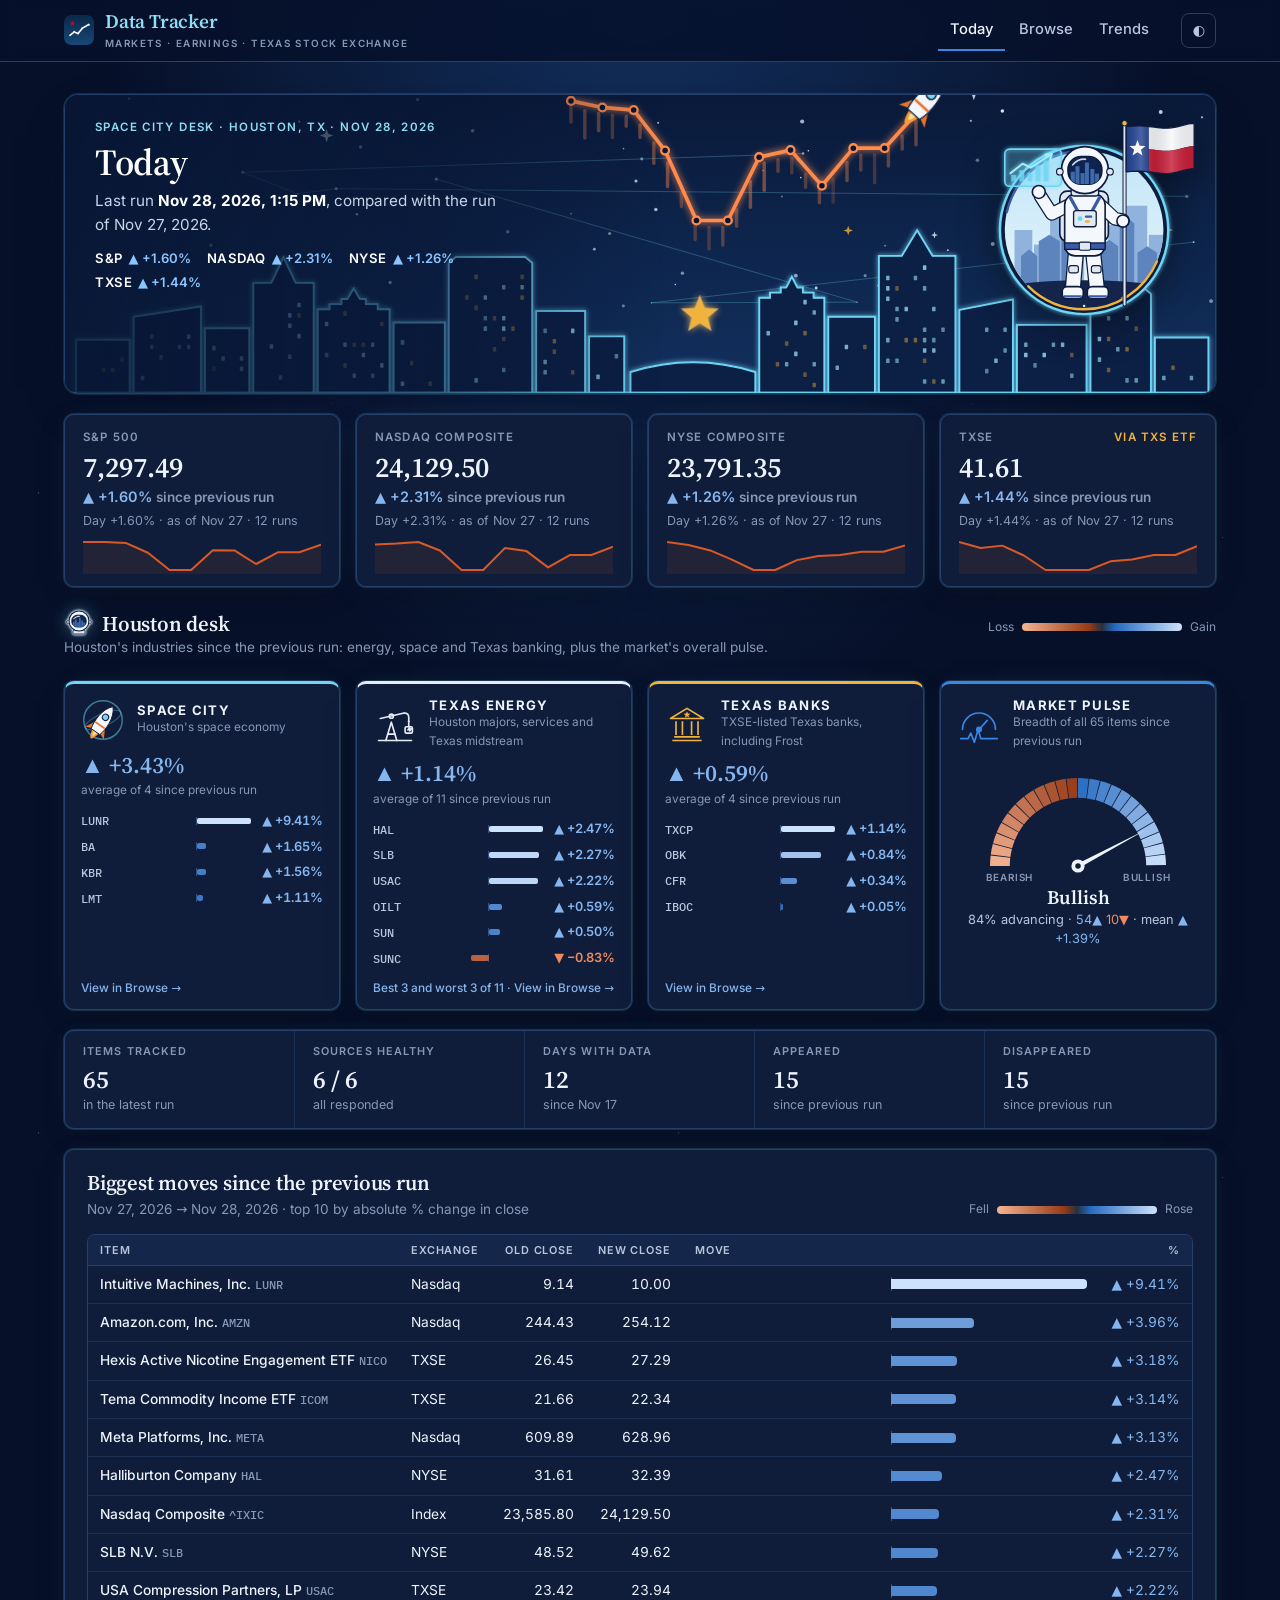
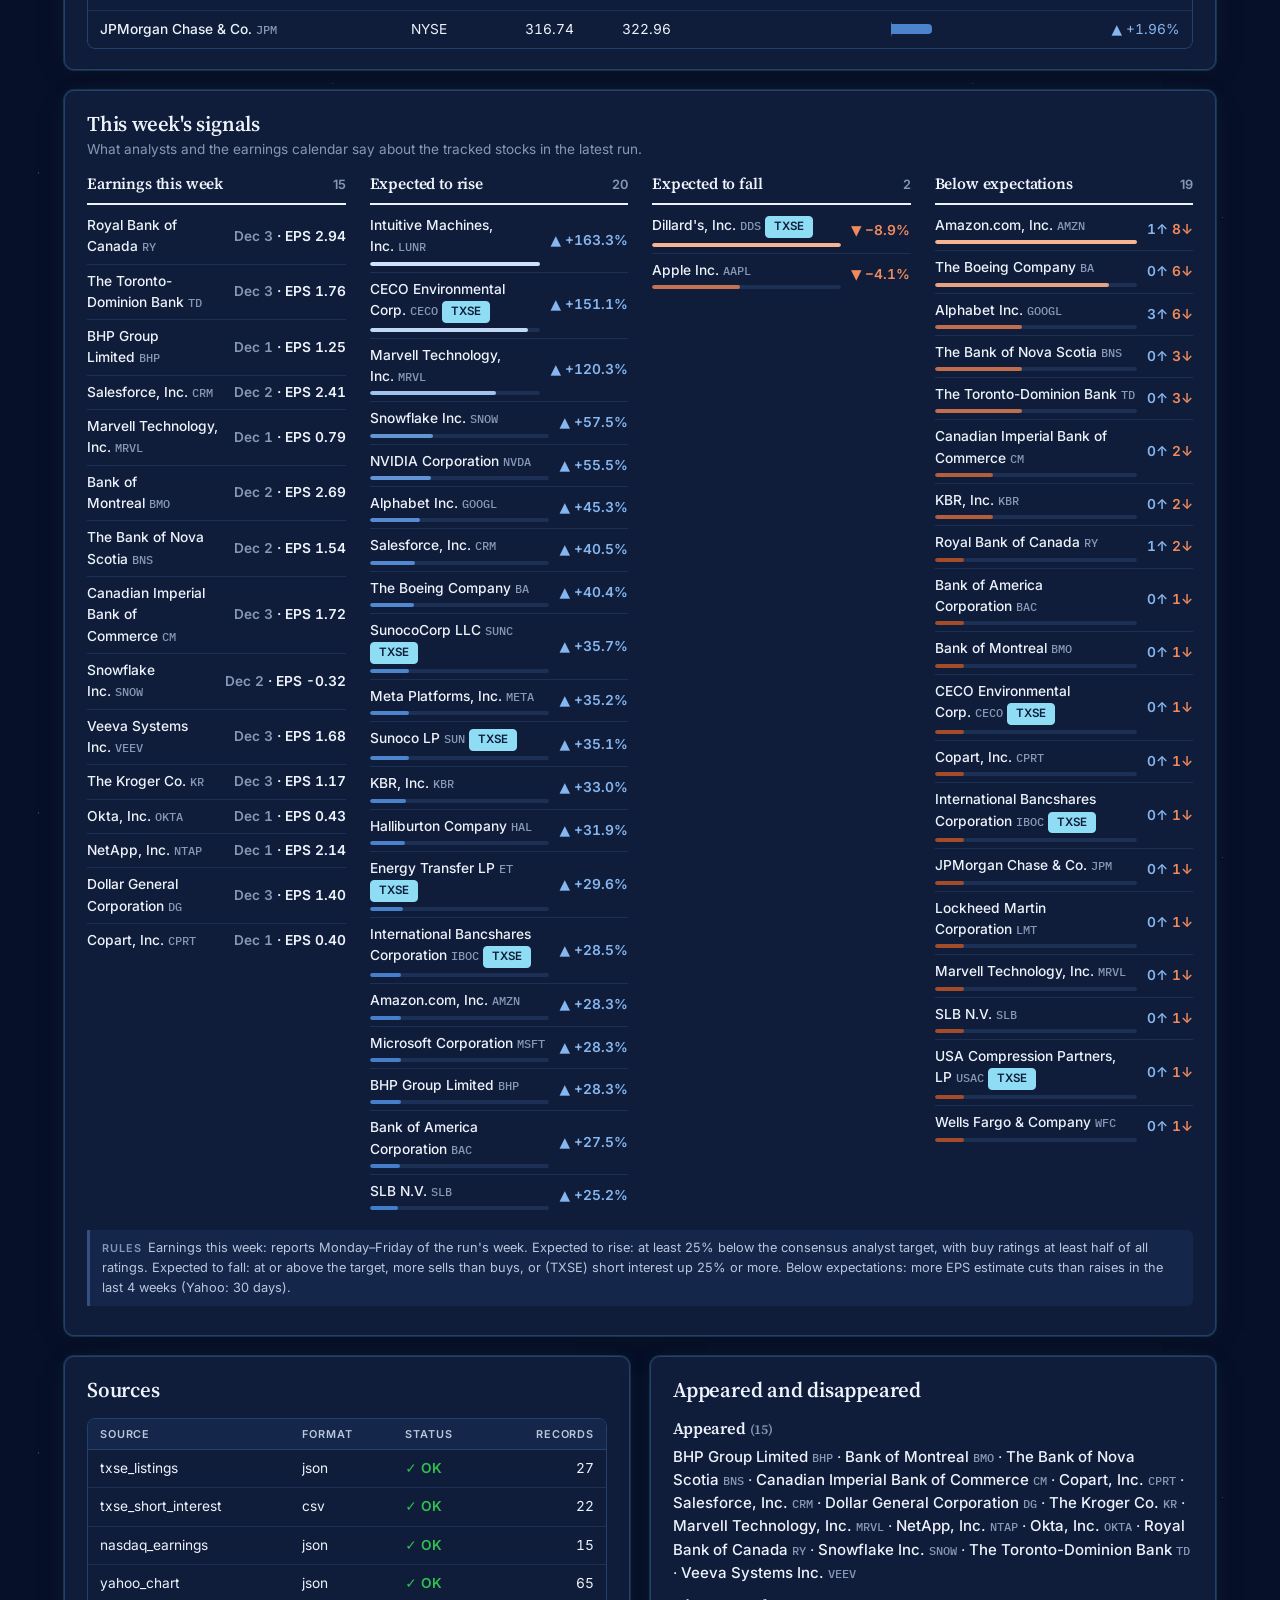
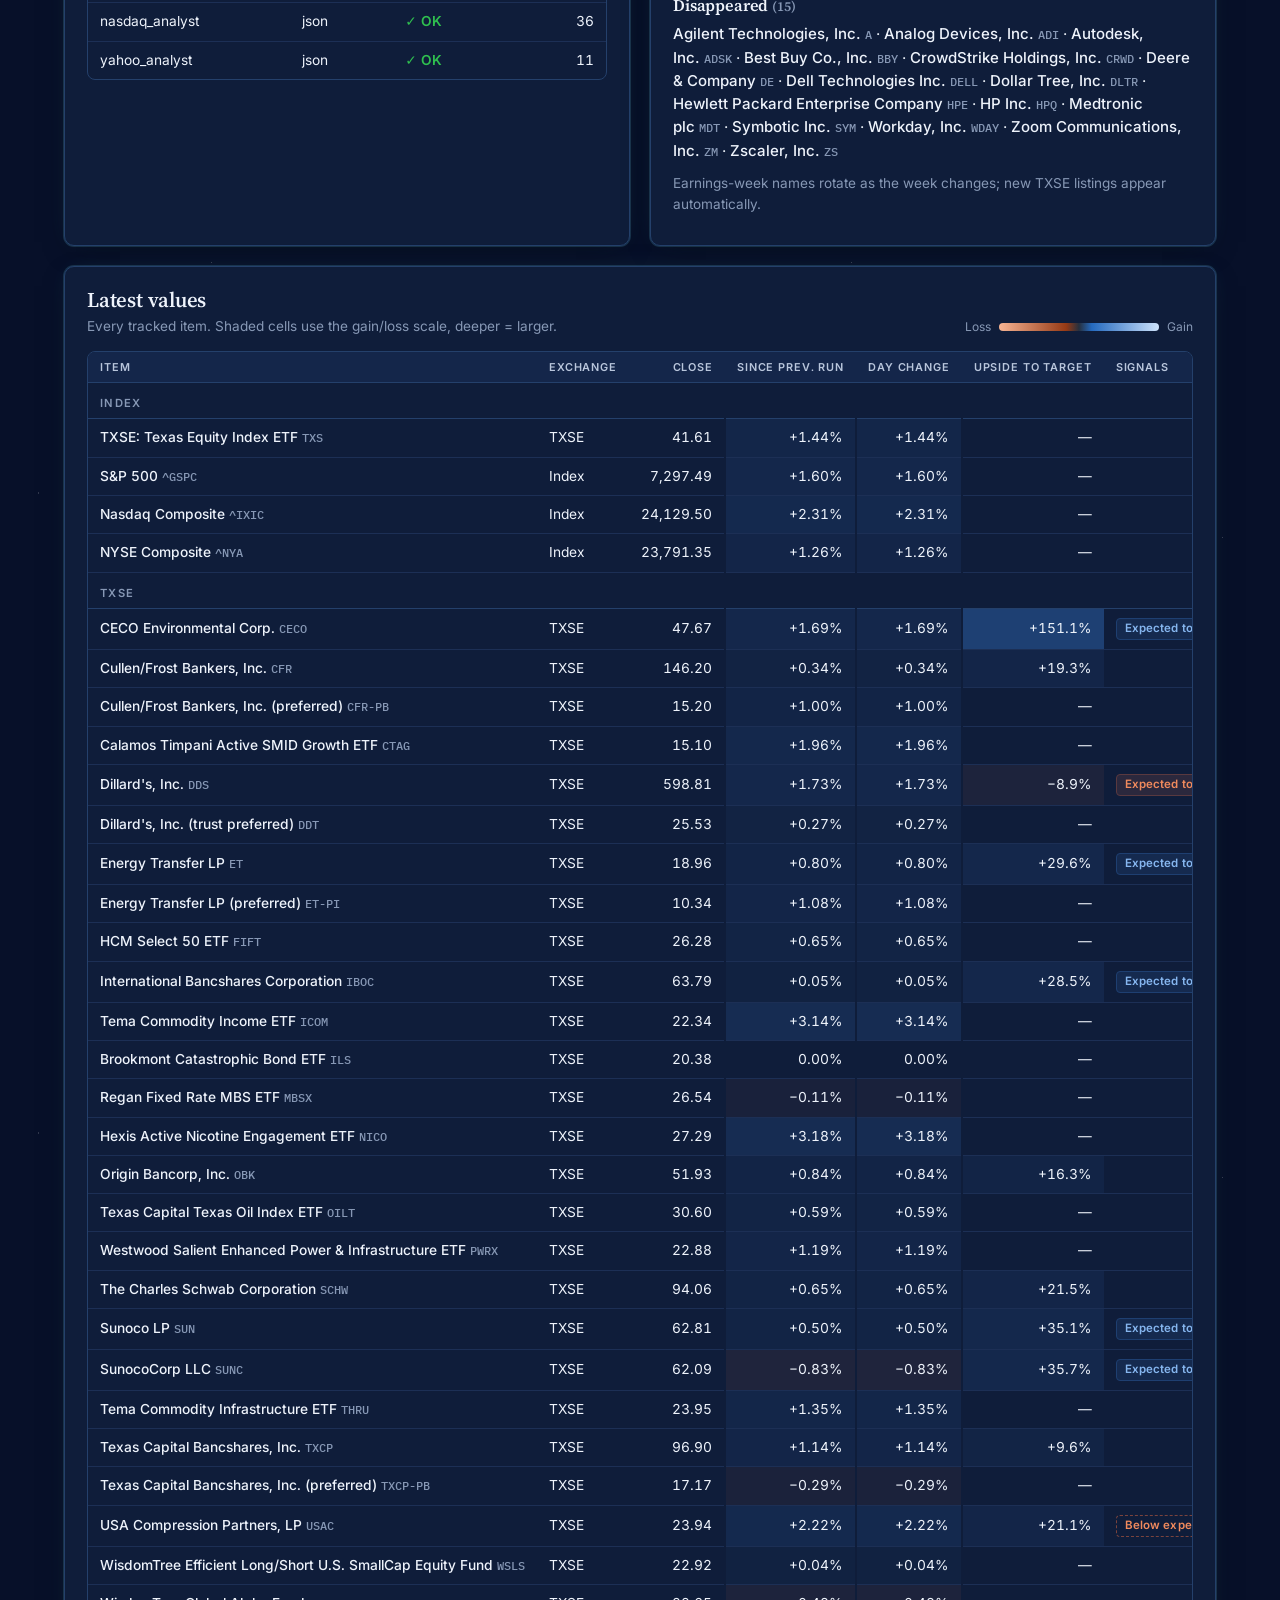
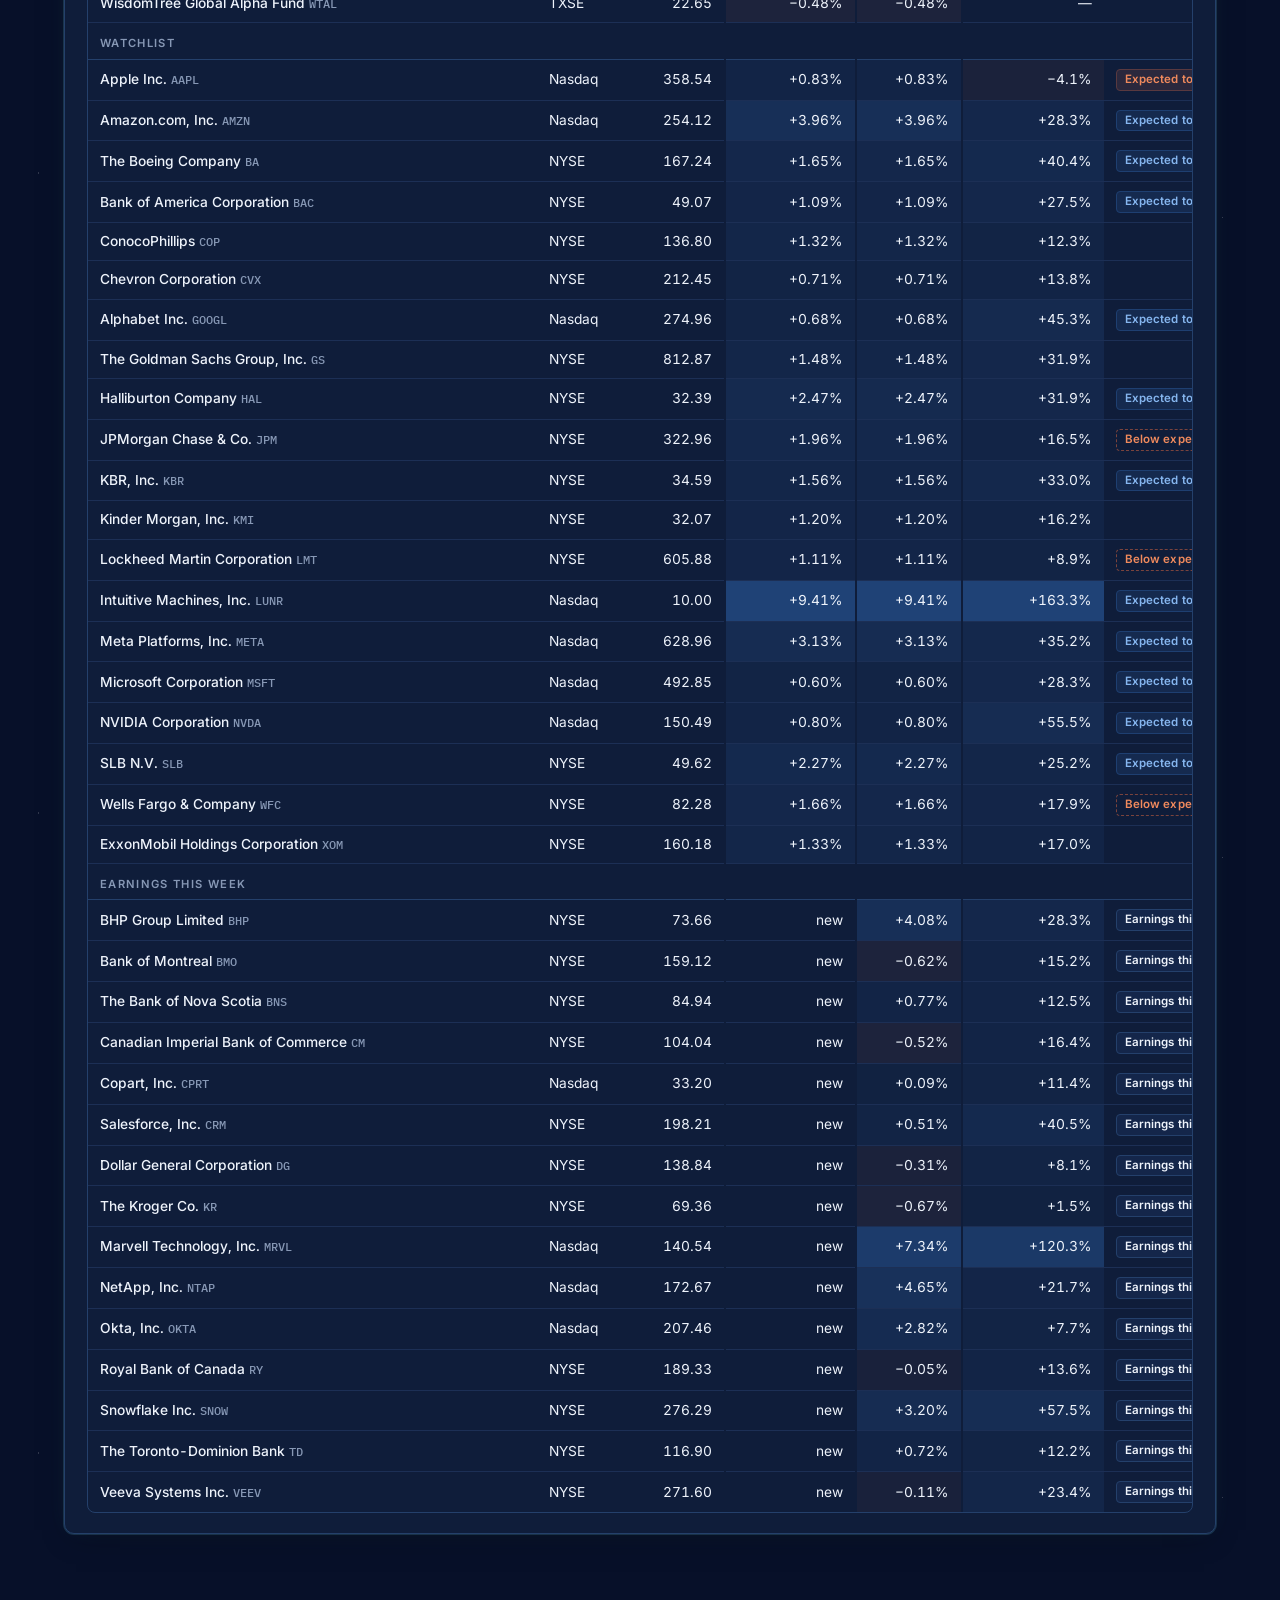
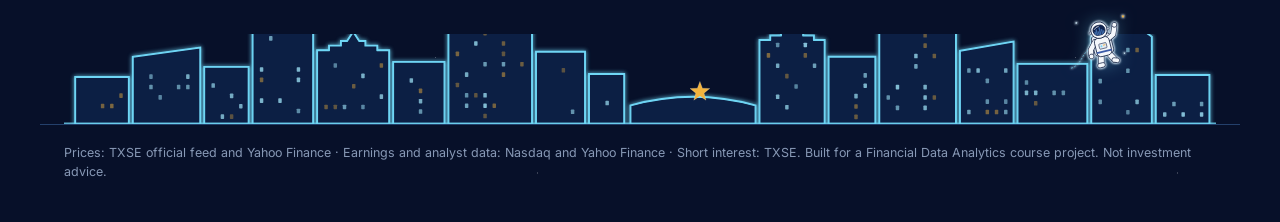
<file: index.html>
<!doctype html>
<html lang="en">
<head>
  <meta charset="utf-8">
  <meta name="viewport" content="width=device-width, initial-scale=1">
  <title>Data Tracker · Today</title>
  <meta name="description" content="Daily tracker of the S&P 500, Nasdaq, NYSE and Texas Stock Exchange: earnings-week reporters and analyst expectations.">
  <meta name="theme-color" content="#071029">
  <link rel="manifest" href="manifest.webmanifest">
  <link rel="icon" href="assets/icons/icon-192.png">
  <link rel="apple-touch-icon" href="assets/icons/icon-192.png">
  <link rel="preload" href="assets/fonts/Inter-400-700.woff2" as="font" type="font/woff2" crossorigin>
  <link rel="preload" href="assets/fonts/SourceSerif4-400-700.woff2" as="font" type="font/woff2" crossorigin>
  <link rel="stylesheet" href="assets/style.css">
  <link rel="stylesheet" href="assets/space.css">
</head>
<body>
  <header id="nav"></header>
  <main>
    <section class="hero" id="hero">
      <div class="hero-copy">
        <div class="eyebrow" id="eyebrow">Space City desk · Houston, TX</div>
        <h1>Today</h1>
        <p class="lede" id="run-line">Loading the latest run…</p>
        <div class="hero-quotes" id="hero-quotes"></div>
      </div>
      <div class="hero-astro" data-astro="flag"></div>
    </section>

    <section class="markets" id="markets" aria-label="Markets"></section>

    <div class="desk-head">
      <div><h2><span class="h-icon" data-astro="helmet"></span>Houston desk</h2><p class="sub">Houston's industries since the previous run: energy, space and Texas banking, plus the market's overall pulse.</p></div>
      <div id="desk-legend"></div>
    </div>
    <section class="desk" id="desk" aria-label="Houston desk"></section>
    <section class="stats" id="stats" aria-label="Run counts"></section>

    <section class="card">
      <div class="card-head">
        <div><h2>Biggest moves since the previous run</h2><p class="sub" id="moves-sub"></p></div>
        <div id="moves-legend"></div>
      </div>
      <div id="moves"></div>
    </section>

    <section class="card">
      <div class="card-head">
        <div><h2>This week's signals</h2>
          <p class="sub">What analysts and the earnings calendar say about the tracked stocks in the latest run.</p></div>
      </div>
      <div class="flags" id="flags"></div>
      <p class="method"><b>Rules</b>Earnings this week: reports Monday–Friday of the run's week.
        Expected to rise: at least 25% below the consensus analyst target, with buy ratings at least half of all ratings.
        Expected to fall: at or above the target, more sells than buys, or (TXSE) short interest up 25% or more.
        Below expectations: more EPS estimate cuts than raises in the last 4 weeks (Yahoo: 30 days).</p>
    </section>

    <div class="grid two">
      <section class="card">
        <div class="card-head"><h2>Sources</h2></div>
        <div class="table-wrap"><table id="sources"></table></div>
      </section>
      <section class="card">
        <div class="card-head"><h2>Appeared and disappeared</h2></div>
        <div id="changes"></div>
      </section>
    </div>

    <section class="card">
      <div class="card-head">
        <div><h2>Latest values</h2><p class="sub">Every tracked item. Shaded cells use the gain/loss scale, deeper = larger.</p></div>
        <div id="latest-legend"></div>
      </div>
      <div class="table-wrap"><table id="latest"></table></div>
    </section>
  </main>
  <footer>Prices: TXSE official feed and Yahoo Finance · Earnings and analyst data: Nasdaq and Yahoo Finance · Short interest: TXSE.
    Built for a Financial Data Analytics course project. Not investment advice.</footer>
  <script src="assets/space.js"></script>
  <script src="assets/astro.js"></script>
  <script src="assets/app.js"></script>
  <script src="assets/today.js"></script>
</body>
</html>
</file>
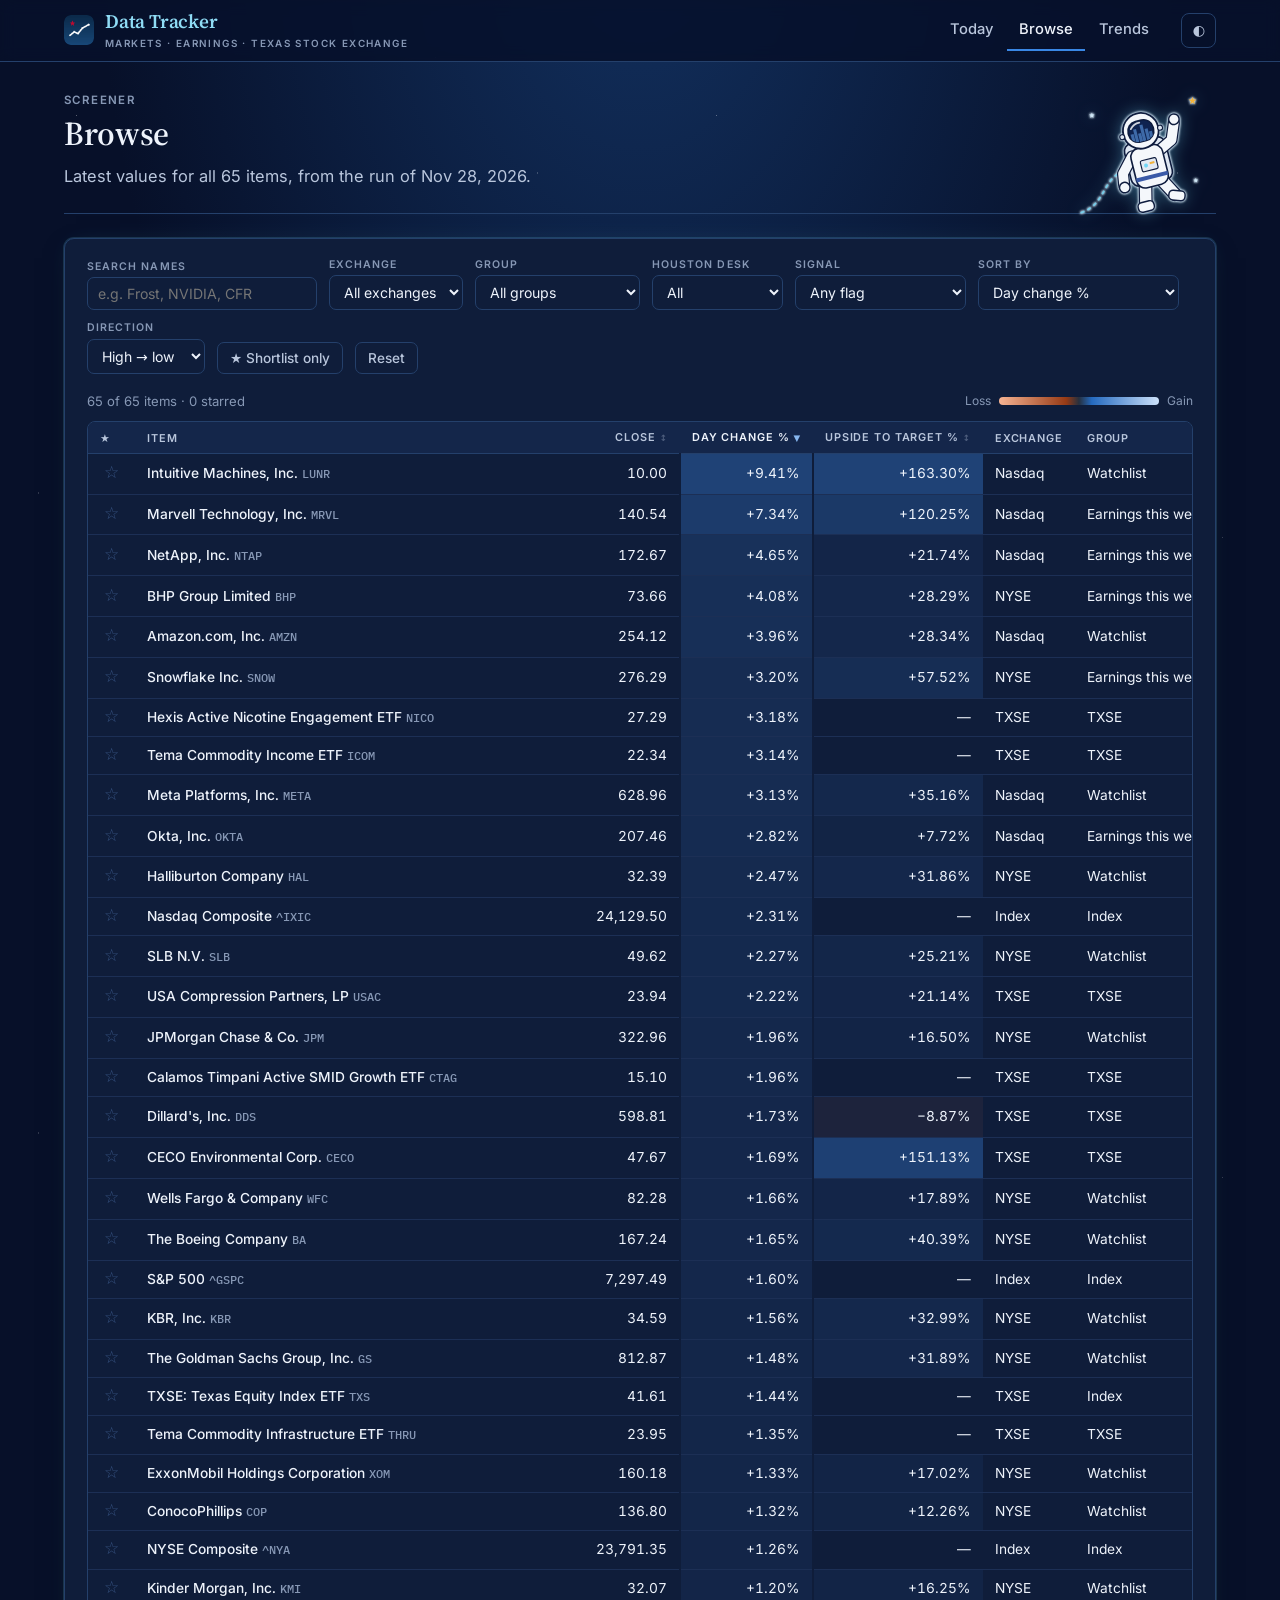
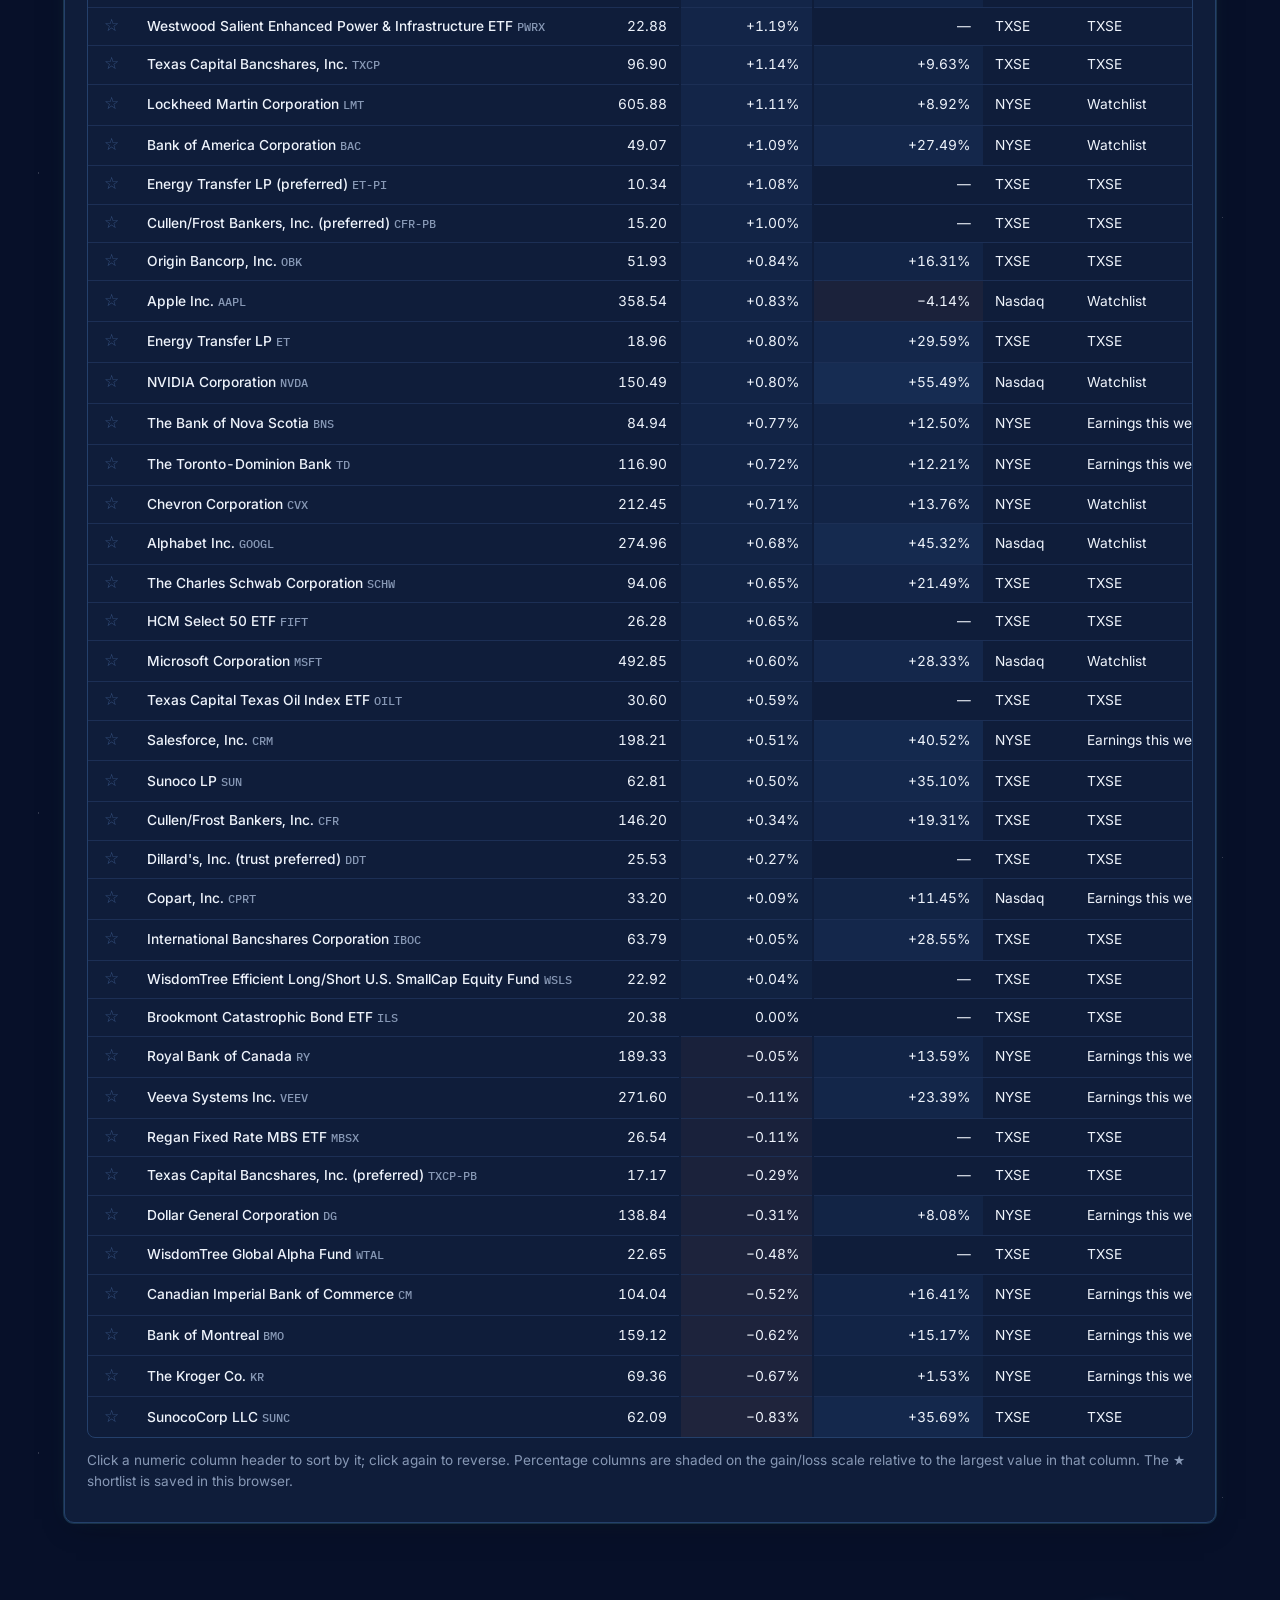
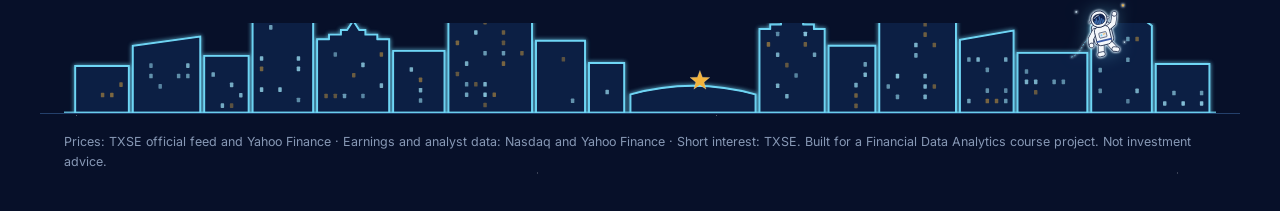
<file: browse.html>
<!doctype html>
<html lang="en">
<head>
  <meta charset="utf-8">
  <meta name="viewport" content="width=device-width, initial-scale=1">
  <title>Data Tracker · Browse</title>
  <meta name="description" content="Latest values for every tracked index and stock, with filters, search, sorting and a shortlist.">
  <meta name="theme-color" content="#071029">
  <link rel="manifest" href="manifest.webmanifest">
  <link rel="icon" href="assets/icons/icon-192.png">
  <link rel="apple-touch-icon" href="assets/icons/icon-192.png">
  <link rel="preload" href="assets/fonts/Inter-400-700.woff2" as="font" type="font/woff2" crossorigin>
  <link rel="preload" href="assets/fonts/SourceSerif4-400-700.woff2" as="font" type="font/woff2" crossorigin>
  <link rel="stylesheet" href="assets/style.css">
  <link rel="stylesheet" href="assets/space.css">
</head>
<body>
  <header id="nav"></header>
  <main>
    <div class="page-head has-astro">
      <div class="head-astro" data-astro="floater"></div>
      <div class="eyebrow">Screener</div>
      <h1>Browse</h1>
      <p class="lede" id="as-of">Latest values for every item.</p>
    </div>
    <section class="card">
      <div class="controls">
        <label>Search names<input type="search" id="q" placeholder="e.g. Frost, NVIDIA, CFR" autocomplete="off"></label>
        <label>Exchange<select id="f-exchange"></select></label>
        <label>Group<select id="f-group"></select></label>
        <label>Houston desk<select id="f-desk"></select></label>
        <label>Signal<select id="f-flag"></select></label>
        <label>Sort by<select id="sort-col"></select></label>
        <label>Direction<select id="sort-dir"><option value="desc">High → low</option><option value="asc">Low → high</option></select></label>
        <button class="btn" id="only-stars" aria-pressed="false">★ Shortlist only</button>
        <button class="btn" id="reset">Reset</button>
      </div>
      <div class="card-head" style="margin-bottom:10px">
        <span class="count" id="count" style="margin-left:0"></span>
        <span id="legend"></span>
      </div>
      <div class="table-wrap"><table id="table"></table></div>
      <p class="sub" style="margin-top:12px">Click a numeric column header to sort by it; click again to reverse. Percentage columns are
        shaded on the gain/loss scale relative to the largest value in that column. The ★ shortlist is saved in this browser.</p>
    </section>
  </main>
  <footer>Prices: TXSE official feed and Yahoo Finance · Earnings and analyst data: Nasdaq and Yahoo Finance · Short interest: TXSE.
    Built for a Financial Data Analytics course project. Not investment advice.</footer>
  <script src="assets/space.js"></script>
  <script src="assets/astro.js"></script>
  <script src="assets/app.js"></script>
  <script src="assets/browse.js"></script>
</body>
</html>
</file>
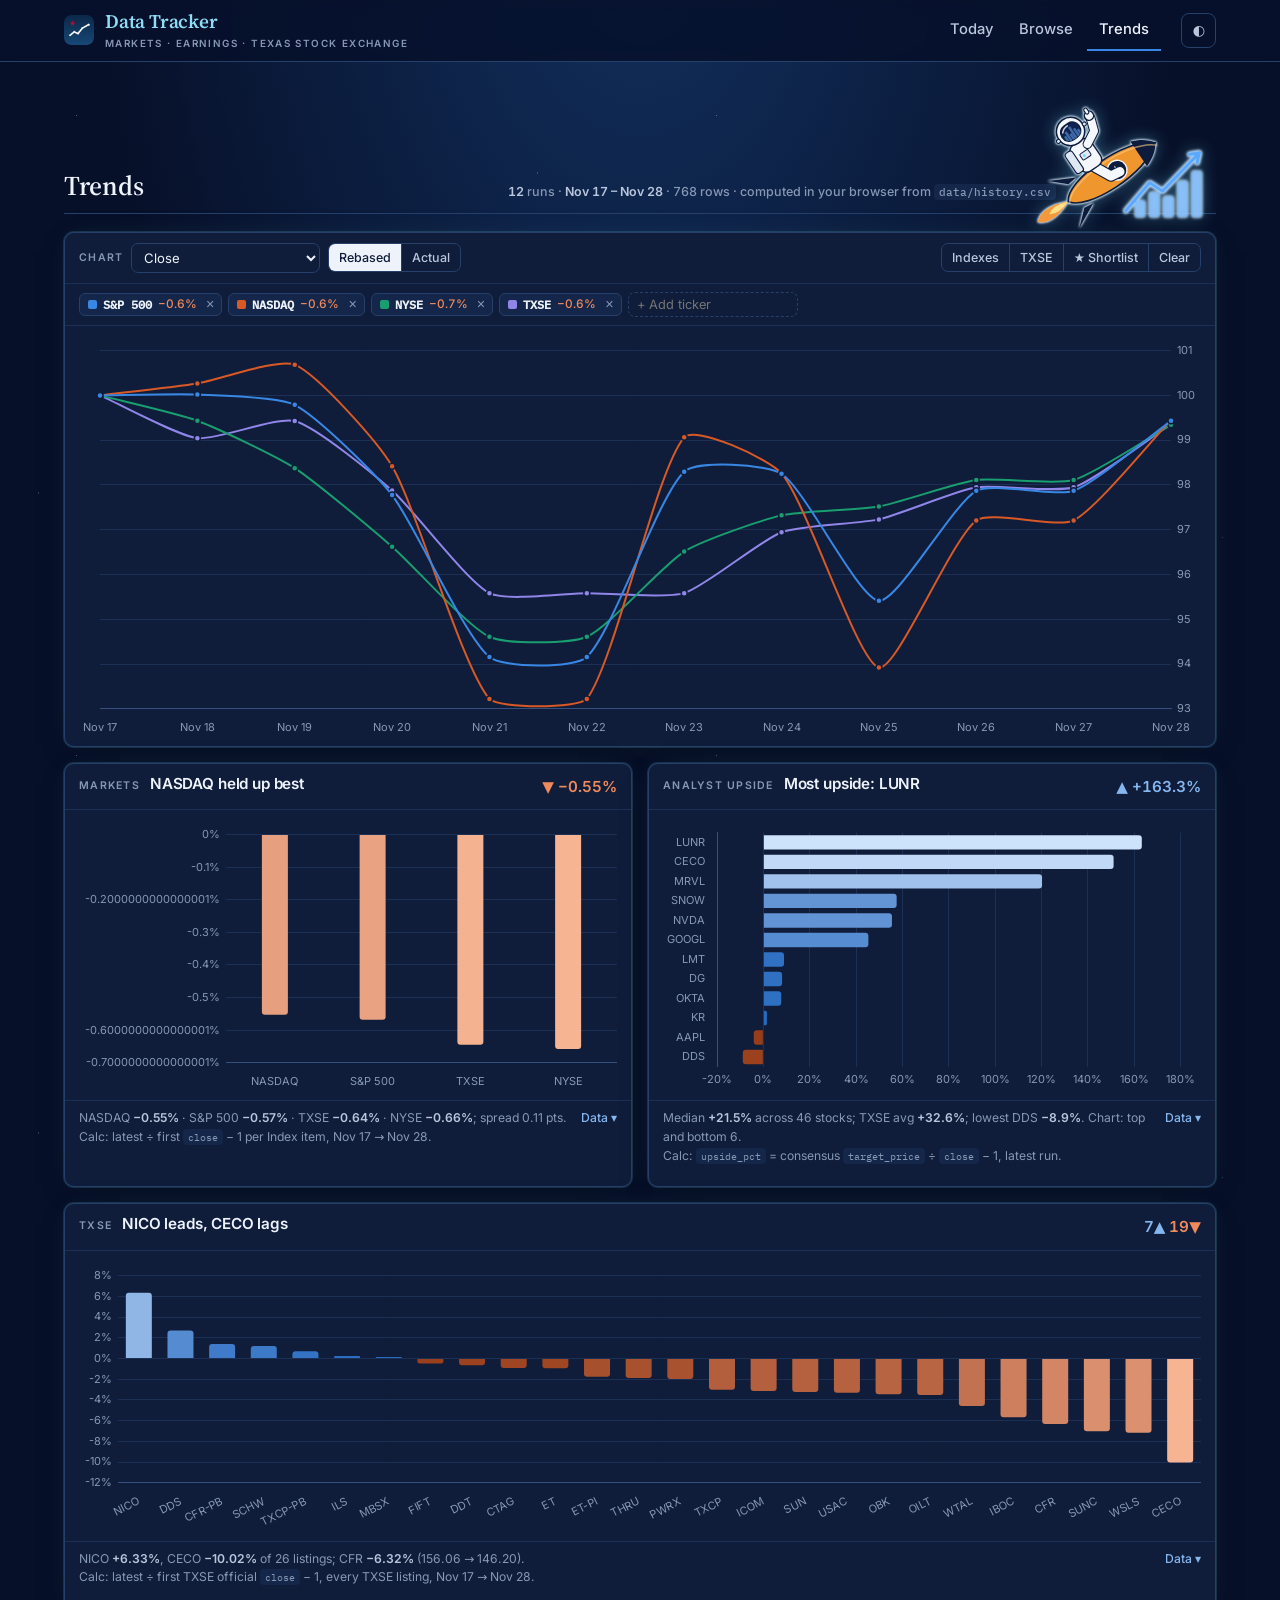
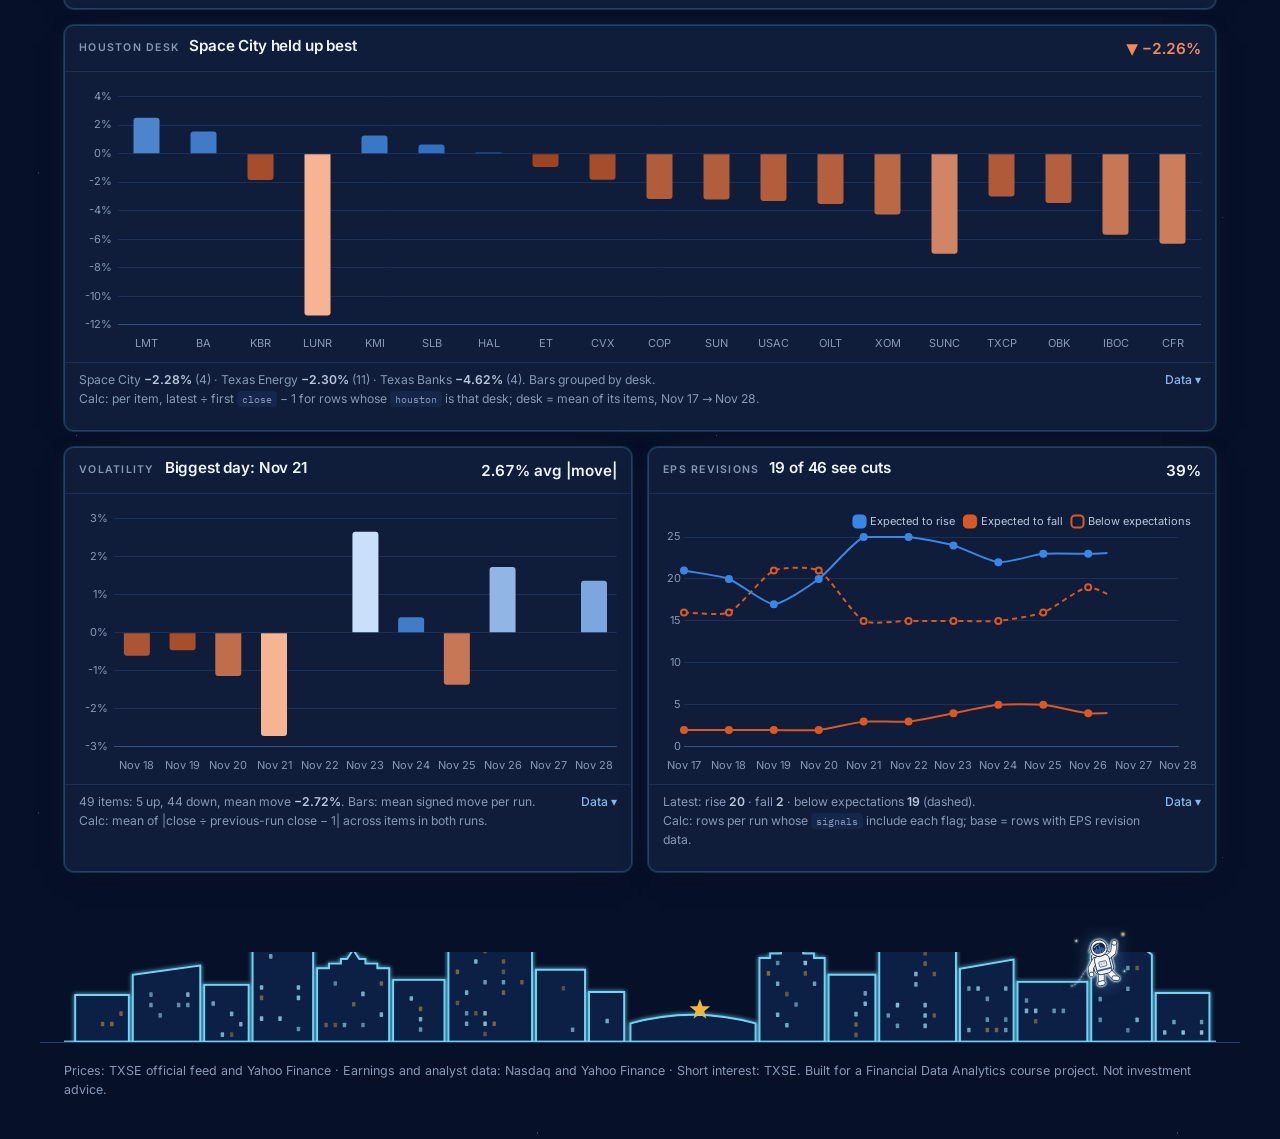
<file: trends.html>
<!doctype html>
<html lang="en">
<head>
  <meta charset="utf-8">
  <meta name="viewport" content="width=device-width, initial-scale=1">
  <title>Data Tracker · Trends</title>
  <meta name="description" content="A report on the tracker's history: market scoreboard, TXSE leaders, analyst upside, volatility and estimate revisions.">
  <meta name="theme-color" content="#071029">
  <link rel="manifest" href="manifest.webmanifest">
  <link rel="icon" href="assets/icons/icon-192.png">
  <link rel="apple-touch-icon" href="assets/icons/icon-192.png">
  <link rel="preload" href="assets/fonts/Inter-400-700.woff2" as="font" type="font/woff2" crossorigin>
  <link rel="preload" href="assets/fonts/SourceSerif4-400-700.woff2" as="font" type="font/woff2" crossorigin>
  <link rel="stylesheet" href="assets/style.css">
  <link rel="stylesheet" href="assets/space.css">
</head>
<body>
  <header id="nav"></header>
  <main>
    <div class="page-head compact has-astro">
      <div class="head-astro rider" data-astro="rider"></div>
      <h1>Trends</h1>
      <div class="meta-line" id="span">Computed in your browser from data/history.csv</div>
    </div>

    <section class="panel">
      <div class="toolbar">
        <span class="panel-label">Chart</span>
        <select id="x-col" aria-label="Value"></select>
        <div class="seg" id="x-mode" role="group" aria-label="Scale">
          <button data-mode="rebased" title="Each item's first value = 100">Rebased</button>
          <button data-mode="raw">Actual</button>
        </div>
        <span class="spacer"></span>
        <div class="seg" role="group" aria-label="Presets">
          <button data-pick="Index">Indexes</button>
          <button data-pick="TXSE">TXSE</button>
          <button data-pick="stars">★ Shortlist</button>
          <button data-pick="none">Clear</button>
        </div>
      </div>
      <div class="series-bar" id="x-series"></div>
      <div class="panel-body"><div class="chart-lg"><canvas id="x-chart"></canvas></div></div>
    </section>

    <div class="panel-grid" id="findings"></div>
  </main>
  <footer>Prices: TXSE official feed and Yahoo Finance · Earnings and analyst data: Nasdaq and Yahoo Finance · Short interest: TXSE.
    Built for a Financial Data Analytics course project. Not investment advice.</footer>
  <script src="assets/vendor/chart.umd.min.js"></script>
  <script src="assets/space.js"></script>
  <script src="assets/astro.js"></script>
  <script src="assets/app.js"></script>
  <script src="assets/trends.js"></script>
</body>
</html>
</file>
<file: assets/style.css>
/* Data Tracker: one type system and one color system for all three pages.

   Type:  Source Serif 4 for headings and figures' titles (editorial / research voice),
          Inter for interface and body text, IBM Plex Mono for tickers.
   Color: a diverging scale. Blue = gain / above zero, burnt orange = loss / below zero,
          deeper shade = larger magnitude, neutral gray at zero. Every ramp was checked
          with the dataviz validator (lightness order, step spacing, color-vision
          deficiency separation, contrast) in both light and dark mode. */

@font-face { font-family: "Inter"; font-style: normal; font-weight: 400 700; font-display: swap;
  src: url("fonts/Inter-400-700.woff2") format("woff2"); }
@font-face { font-family: "Source Serif 4"; font-style: normal; font-weight: 400 700; font-display: swap;
  src: url("fonts/SourceSerif4-400-700.woff2") format("woff2"); }
@font-face { font-family: "IBM Plex Mono"; font-style: normal; font-weight: 400; font-display: swap;
  src: url("fonts/IBMPlexMono-400.woff2") format("woff2"); }
@font-face { font-family: "IBM Plex Mono"; font-style: normal; font-weight: 500; font-display: swap;
  src: url("fonts/IBMPlexMono-500.woff2") format("woff2"); }

:root {
  --serif: "Source Serif 4", Georgia, "Times New Roman", serif;
  --sans: "Inter", system-ui, -apple-system, "Segoe UI", sans-serif;
  --mono: "IBM Plex Mono", ui-monospace, Consolas, monospace;

  /* surfaces and ink */
  --page: #f6f7f9;
  --surface: #ffffff;
  --surface-2: #f1f3f6;
  --ink: #0f1b2d;
  --ink-2: #44506a;
  --muted: #6e7a8f;
  --hairline: #e3e7ee;
  --border: #d6dce5;
  --axis: #c3cad6;
  --brand: #0d366b;            /* deep navy: masthead wordmark, active nav */

  /* diverging scale (light mode): small magnitude -> large magnitude */
  --pos-lo: #86b6ef;  --pos-hi: #104281;   /* blue 250 -> 650 */
  --neg-lo: #f2a079;  --neg-hi: #8f3a15;   /* burnt orange, same lightness steps */
  --pos: #2a78d6;     --neg: #eb6834;      /* the two series hues */
  --pos-text: #1c5cab; --neg-text: #b0451a; /* deltas as text (>= 4.5:1) */
  --mid: #e9ebef;                           /* zero */

  /* categorical series, fixed order (validated): blue, orange, aqua, violet, yellow, magenta, green, red */
  --s1: #2a78d6; --s2: #eb6834; --s3: #1baf7a; --s4: #6250d6;
  --s5: #eda100; --s6: #e87ba4; --s7: #008300; --s8: #e34948;

  /* status (reserved for source health; always with an icon and label) */
  --good: #0a7d0a; --critical: #c42f2f;

  --glow: rgba(42, 120, 214, .10);   /* card edge glow (stronger, cyan, in the dark 'space' theme) */
  --gold: #c98a12;                   /* decorative Texas star only, never data */
  --radius: 10px;
  --shadow: 0 1px 2px rgba(15, 27, 45, .05);
  color-scheme: light;
}
@media (prefers-color-scheme: dark) {
  :root:where(:not([data-theme="light"])) {
    --page: #071029; --surface: #0f1d3a; --surface-2: #14264a; --ink: #eef3fb; --ink-2: #b9c6dc;
    --muted: #8798b5; --hairline: #1c2f55; --border: #24406b; --axis: #34507e; --brand: #8fdcf5;
    --glow: rgba(110, 214, 245, .16); --gold: #f2b33d;
    --pos-lo: #256abf; --pos-hi: #cde2fb; --neg-lo: #963a15; --neg-hi: #f6b493;
    --pos: #3987e5; --neg: #d95926; --pos-text: #86b6ef; --neg-text: #f08a5d; --mid: #26303f;
    --s1: #3987e5; --s2: #d95926; --s3: #199e70; --s4: #9085e9;
    --s5: #c98500; --s6: #d55181; --s7: #0ca30c; --s8: #e66767;
    --good: #2fbf4f; --critical: #ff6b6b; --shadow: none;
    color-scheme: dark;
  }
}
:root[data-theme="dark"] {
  --page: #071029; --surface: #0f1d3a; --surface-2: #14264a; --ink: #eef3fb; --ink-2: #b9c6dc;
  --muted: #8798b5; --hairline: #1c2f55; --border: #24406b; --axis: #34507e; --brand: #8fdcf5;
  --glow: rgba(110, 214, 245, .16); --gold: #f2b33d;
  --pos-lo: #256abf; --pos-hi: #cde2fb; --neg-lo: #963a15; --neg-hi: #f6b493;
  --pos: #3987e5; --neg: #d95926; --pos-text: #86b6ef; --neg-text: #f08a5d; --mid: #26303f;
  --s1: #3987e5; --s2: #d95926; --s3: #199e70; --s4: #9085e9;
  --s5: #c98500; --s6: #d55181; --s7: #0ca30c; --s8: #e66767;
  --good: #2fbf4f; --critical: #ff6b6b; --shadow: none;
  color-scheme: dark;
}

/* ---------- base type ---------- */
* { box-sizing: border-box; }
html { -webkit-text-size-adjust: 100%; }
body { margin: 0; background: var(--page); color: var(--ink); font: 400 15px/1.55 var(--sans);
  font-feature-settings: "cv11", "ss01"; -webkit-font-smoothing: antialiased; }
a { color: var(--pos-text); text-underline-offset: 2px; }
h1, h2, h3 { font-family: var(--serif); font-weight: 600; color: var(--ink); margin: 0 0 .35em; letter-spacing: -.01em; }
h1 { font-size: 2.1rem; line-height: 1.15; font-variation-settings: "opsz" 48; }
h2 { font-size: 1.32rem; line-height: 1.25; font-variation-settings: "opsz" 28; }
h3 { font-size: 1.02rem; line-height: 1.3; font-variation-settings: "opsz" 18; }
p { margin: 0 0 .75em; }
code { font-family: var(--mono); font-size: .86em; background: var(--surface-2); padding: 1px 5px; border-radius: 4px; }
.eyebrow { font: 600 .72rem/1.2 var(--sans); letter-spacing: .12em; text-transform: uppercase; color: var(--muted); margin-bottom: 6px; }
.lede { font-size: 1.02rem; color: var(--ink-2); max-width: 72ch; }
.sub { color: var(--muted); font-size: .85rem; }
.num { font-variant-numeric: tabular-nums; }

/* ---------- masthead / navigation ---------- */
.nav { position: sticky; top: 0; z-index: 10; background: color-mix(in srgb, var(--surface) 92%, transparent);
  backdrop-filter: saturate(1.4) blur(8px); border-bottom: 1px solid var(--border); }
.nav-inner { max-width: 1200px; margin: 0 auto; padding: 10px 24px; display: flex; align-items: center; gap: 20px; flex-wrap: wrap; }
.brand { display: flex; align-items: center; gap: 11px; text-decoration: none; margin-right: auto; color: var(--ink); }
.brand img { width: 30px; height: 30px; border-radius: 7px; }
.brand-name { font: 600 1.2rem/1 var(--serif); color: var(--brand); letter-spacing: -.01em; }
.brand-tag { display: block; font: 600 .62rem/1.3 var(--sans); letter-spacing: .14em; text-transform: uppercase; color: var(--muted); margin-top: 3px; }
.nav-links { display: flex; gap: 2px; }
.nav-links a { color: var(--ink-2); text-decoration: none; padding: 8px 12px; font-weight: 500; font-size: .92rem; border-bottom: 2px solid transparent; }
.nav-links a:hover { color: var(--ink); }
.nav-links a[aria-current="page"] { color: var(--ink); border-bottom-color: var(--pos); }
.icon-btn { background: transparent; border: 1px solid var(--border); color: var(--ink-2); border-radius: 8px; padding: 5px 10px; cursor: pointer; font: inherit; font-size: .9rem; }
.icon-btn:hover { color: var(--ink); border-color: var(--axis); }
.offline-banner { display: none; background: var(--neg); color: #fff; text-align: center; padding: 4px 16px; font-size: .82rem; }
body.offline .offline-banner { display: block; }

/* ---------- layout ---------- */
main { max-width: 1200px; margin: 0 auto; padding: 32px 24px 56px; }
.page-head { margin-bottom: 24px; padding-bottom: 18px; border-bottom: 1px solid var(--border); }
.page-head p { margin: 0; }
.grid { display: grid; gap: 20px; }
.grid.two { grid-template-columns: repeat(auto-fit, minmax(360px, 1fr)); }
.card { background: var(--surface); border: 1px solid var(--border); border-radius: var(--radius); padding: 20px 22px;
  box-shadow: var(--shadow); margin-bottom: 20px; min-width: 0; }
.card-head { display: flex; align-items: flex-end; justify-content: space-between; gap: 12px; flex-wrap: wrap; margin-bottom: 14px; }
.card-head h2 { margin: 0; }
.card-head .sub { margin: 2px 0 0; }
.section-label { font: 600 .72rem/1.2 var(--sans); letter-spacing: .12em; text-transform: uppercase; color: var(--muted); margin: 30px 0 12px; }

/* ---------- market tiles ---------- */
.markets { display: grid; grid-template-columns: repeat(auto-fit, minmax(230px, 1fr)); gap: 16px; margin-bottom: 20px; }
.market { background: var(--surface); border: 1px solid var(--border); border-radius: var(--radius); padding: 16px 18px 12px; box-shadow: var(--shadow); position: relative; overflow: hidden; }
.market .name { font: 600 .72rem/1.2 var(--sans); letter-spacing: .1em; text-transform: uppercase; color: var(--muted); display: flex; justify-content: space-between; gap: 8px; }
.market .tag { color: var(--neg-text); }
.market .level { font: 600 1.75rem/1.2 var(--serif); margin: 6px 0 2px; font-variant-numeric: lining-nums; }
.market .delta { font-size: .9rem; font-weight: 600; }
.market .meta { color: var(--muted); font-size: .78rem; margin-top: 2px; }
.market svg.spark { display: block; width: 100%; height: 36px; margin-top: 8px; }

/* ---------- stat strip ---------- */
.stats { display: grid; grid-template-columns: repeat(auto-fit, minmax(150px, 1fr)); margin-bottom: 20px;
  background: var(--surface); border: 1px solid var(--border); border-radius: var(--radius); box-shadow: var(--shadow); }
.stat { padding: 14px 18px; border-right: 1px solid var(--hairline); }
.stat:last-child { border-right: 0; }
.stat .label { font: 600 .68rem/1.2 var(--sans); letter-spacing: .1em; text-transform: uppercase; color: var(--muted); }
.stat .value { font: 600 1.55rem/1.3 var(--serif); margin-top: 4px; }
.stat .note { color: var(--muted); font-size: .78rem; }

/* ---------- deltas, chips, status ---------- */
.up { color: var(--pos-text); }
.down { color: var(--neg-text); }
.flat { color: var(--muted); }
.chip { display: inline-block; padding: 1px 8px; border-radius: 4px; font-size: .72rem; font-weight: 600; letter-spacing: .01em;
  border: 1px solid var(--border); color: var(--ink-2); background: var(--surface); margin: 1px 3px 1px 0; white-space: nowrap; }
.chip.rise { background: color-mix(in oklab, var(--pos) 14%, var(--surface)); border-color: color-mix(in oklab, var(--pos) 35%, var(--surface)); color: var(--pos-text); }
.chip.fall { background: color-mix(in oklab, var(--neg) 14%, var(--surface)); border-color: color-mix(in oklab, var(--neg) 38%, var(--surface)); color: var(--neg-text); }
.chip.below { background: var(--surface); border-color: color-mix(in oklab, var(--neg) 55%, var(--surface)); border-style: dashed; color: var(--neg-text); }
.chip.earn { background: var(--surface-2); color: var(--ink); }
.chip.txse { background: var(--brand); border-color: var(--brand); color: var(--surface); }
.status { font-weight: 600; white-space: nowrap; }
.status.ok { color: var(--good); }
.status.fail { color: var(--critical); }
.ticker { font: 500 .78rem var(--mono); color: var(--muted); margin-left: 4px; }

/* ---------- diverging legend ---------- */
.scale { display: inline-flex; align-items: center; gap: 8px; font-size: .75rem; color: var(--muted); }
.scale .bar { width: 160px; height: 8px; border-radius: 4px;
  background: linear-gradient(90deg, var(--neg-hi), var(--neg-lo) 42%, var(--mid) 50%, var(--pos-lo) 58%, var(--pos-hi)); }

/* ---------- tables ---------- */
.table-wrap { overflow-x: auto; -webkit-overflow-scrolling: touch; border: 1px solid var(--border); border-radius: 8px; }
table { border-collapse: collapse; width: 100%; font-size: .86rem; font-variant-numeric: tabular-nums; }
th, td { padding: 8px 12px; border-bottom: 1px solid var(--hairline); text-align: left; white-space: nowrap; }
th { background: var(--surface-2); font: 600 .68rem/1.3 var(--sans); letter-spacing: .08em; text-transform: uppercase; color: var(--ink-2);
  position: sticky; top: 0; border-bottom: 1px solid var(--border); }
td.num, th.num { text-align: right; }
td.heat { border-left: 2px solid var(--surface); }
tbody tr:hover td { background-color: color-mix(in oklab, var(--surface-2) 70%, transparent); }
tbody tr:hover td.heat { filter: brightness(.97); }
tbody tr:last-child td { border-bottom: 0; }
tr.group-row td { background: var(--surface); font: 600 .7rem/1.2 var(--sans); letter-spacing: .12em; text-transform: uppercase;
  color: var(--muted); padding-top: 14px; border-bottom: 1px solid var(--border); }
th.sortable { cursor: pointer; user-select: none; }
th.sortable:hover { color: var(--ink); }
th .arrow { opacity: .35; font-size: .8em; margin-left: 4px; }
th.sorted { color: var(--ink); }
th.sorted .arrow { opacity: 1; color: var(--pos-text); }
.item-name { font-weight: 500; color: var(--ink); }

/* ---------- flag columns (Today) ---------- */
.flags { display: grid; grid-template-columns: repeat(auto-fit, minmax(250px, 1fr)); gap: 24px; }
.flag-col h3 { display: flex; align-items: center; justify-content: space-between; font-size: .98rem; padding-bottom: 8px; border-bottom: 2px solid var(--ink); margin-bottom: 4px; }
.flag-col h3 .n { font: 600 .8rem var(--sans); color: var(--muted); }
.flag-col ul { list-style: none; margin: 0; padding: 0; }
.flag-col li { display: grid; grid-template-columns: 1fr auto; gap: 10px; align-items: center; padding: 6px 0; border-bottom: 1px solid var(--hairline); font-size: .86rem; }
.flag-col li:last-child { border-bottom: 0; }
.flag-col .val { font-variant-numeric: tabular-nums; font-weight: 600; text-align: right; }
.meter { height: 4px; border-radius: 2px; background: var(--hairline); margin-top: 4px; overflow: hidden; }
.meter > i { display: block; height: 100%; border-radius: 2px; }

/* ---------- controls ---------- */
.controls { display: flex; flex-wrap: wrap; gap: 12px; align-items: end; margin-bottom: 14px; }
.controls label { display: flex; flex-direction: column; gap: 4px; font: 600 .66rem/1.2 var(--sans); letter-spacing: .1em; text-transform: uppercase; color: var(--muted); }
input[type="search"], select { font: 400 .88rem var(--sans); color: var(--ink); background: var(--surface); border: 1px solid var(--border);
  border-radius: 7px; padding: 7px 10px; min-width: 0; text-transform: none; letter-spacing: 0; }
input[type="search"]:focus, select:focus, .btn:focus-visible, .star:focus-visible { outline: 2px solid var(--pos); outline-offset: 1px; }
input[type="search"] { width: 230px; max-width: 100%; }
.btn { font: 500 .85rem var(--sans); background: var(--surface); color: var(--ink-2); border: 1px solid var(--border); border-radius: 7px; padding: 7px 12px; cursor: pointer; }
.btn:hover { color: var(--ink); border-color: var(--axis); }
.btn[aria-pressed="true"] { background: var(--ink); color: var(--surface); border-color: var(--ink); }
.star { background: none; border: 0; cursor: pointer; font-size: 1.05rem; line-height: 1; color: var(--axis); padding: 2px 4px; }
.star[aria-pressed="true"] { color: var(--pos); }
.count { color: var(--muted); font-size: .82rem; margin-left: auto; }

/* ---------- figures (Trends) ---------- */
.chart-box { position: relative; height: 340px; }
.chart-box.short { height: 280px; }
.picker { display: flex; flex-wrap: wrap; gap: 4px 14px; max-height: 132px; overflow-y: auto; padding: 10px 12px;
  border: 1px solid var(--border); border-radius: 8px; margin-bottom: 14px; font-size: .82rem; background: var(--surface-2); }
.picker label { display: flex; align-items: center; gap: 5px; white-space: nowrap; color: var(--ink-2); }
.picker input { accent-color: var(--pos); }
.finding { padding: 24px 26px; }
.finding .eyebrow { color: var(--pos-text); }
.finding h2 { font-size: 1.4rem; max-width: 60ch; }
.finding .body { font-size: .96rem; color: var(--ink-2); max-width: 78ch; }
.finding .body strong { color: var(--ink); }
figure { margin: 16px 0 0; }
figcaption { font-size: .8rem; color: var(--muted); margin-top: 10px; display: flex; justify-content: space-between; gap: 12px; flex-wrap: wrap; }
figcaption b { color: var(--ink-2); font-weight: 600; }
.method { margin-top: 14px; font-size: .8rem; color: var(--ink-2); background: var(--surface-2); border-left: 3px solid var(--axis); padding: 8px 12px; border-radius: 0 6px 6px 0; }
.method b { font-weight: 600; text-transform: uppercase; letter-spacing: .1em; font-size: .68rem; color: var(--muted); margin-right: 6px; }
details.data-table { margin-top: 10px; font-size: .82rem; }
details.data-table summary { cursor: pointer; color: var(--pos-text); font-weight: 500; }
details.data-table .table-wrap { margin-top: 8px; max-height: 280px; overflow-y: auto; }
.empty { color: var(--muted); font-style: italic; }

footer { max-width: 1200px; margin: 0 auto; padding: 18px 24px 40px; color: var(--muted); font-size: .78rem; border-top: 1px solid var(--border); }

@media (max-width: 640px) {
  main { padding: 22px 16px 40px; }
  .nav-inner { padding: 8px 16px; gap: 10px; }
  .brand-tag { display: none; }
  h1 { font-size: 1.6rem; }
  .grid.two { grid-template-columns: 1fr; }
  .chart-box { height: 270px; }
  .stat { border-right: 0; border-bottom: 1px solid var(--hairline); }
  .finding { padding: 18px; }
}

/* =====================================================================
   Trends: trading-terminal layout (compact toolbar, chips, panel grid)
   ===================================================================== */
.page-head.compact { display: flex; align-items: flex-end; justify-content: space-between; gap: 12px; flex-wrap: wrap;
  margin-bottom: 18px; padding-bottom: 12px; }
.page-head.compact h1 { margin: 0; font-size: 1.7rem; }
.meta-line { font: 500 .78rem/1.4 var(--sans); color: var(--muted); font-variant-numeric: tabular-nums; }
.meta-line b { color: var(--ink-2); font-weight: 600; }

.panel { background: var(--surface); border: 1px solid var(--border); border-radius: var(--radius); box-shadow: var(--shadow); min-width: 0; }
.panel-head { display: flex; align-items: center; justify-content: space-between; gap: 10px; flex-wrap: wrap;
  padding: 10px 14px; border-bottom: 1px solid var(--hairline); }
.panel-title { display: flex; align-items: baseline; gap: 10px; min-width: 0; }
.panel-label { font: 600 .66rem/1 var(--sans); letter-spacing: .12em; text-transform: uppercase; color: var(--muted); white-space: nowrap; }
.panel-headline { font: 600 .95rem/1.3 var(--sans); color: var(--ink); white-space: nowrap; overflow: hidden; text-overflow: ellipsis; }
.panel-body { padding: 12px 14px 8px; }
.panel-foot { display: flex; align-items: baseline; justify-content: space-between; gap: 12px; flex-wrap: wrap;
  padding: 8px 14px 12px; border-top: 1px solid var(--hairline); font-size: .76rem; color: var(--muted); }
.panel-foot .calc { flex: 1 1 320px; }
.panel-foot .calc b { color: var(--ink-2); font-weight: 600; }
.panel-foot details { font-size: .76rem; }
.panel-foot summary { cursor: pointer; color: var(--pos-text); font-weight: 500; list-style: none; }
.panel-foot summary::-webkit-details-marker { display: none; }
.panel-foot details[open] { flex-basis: 100%; }
.panel-foot details .table-wrap { margin-top: 8px; max-height: 240px; overflow-y: auto; }
.kpi { font: 600 .95rem/1 var(--sans); font-variant-numeric: tabular-nums; white-space: nowrap; }

.panel-grid { display: grid; grid-template-columns: repeat(2, minmax(0, 1fr)); gap: 16px; margin-top: 16px; }
.panel-grid .wide { grid-column: 1 / -1; }
.chart-sm { position: relative; height: 230px; }
.chart-md { position: relative; height: 270px; }
.chart-lg { position: relative; height: 400px; }

/* toolbar + segmented controls */
.toolbar { display: flex; align-items: center; gap: 8px; flex-wrap: wrap; padding: 10px 14px; border-bottom: 1px solid var(--hairline); }
.toolbar .spacer { flex: 1; }
.toolbar select { padding: 5px 8px; font-size: .82rem; }
.seg { display: inline-flex; border: 1px solid var(--border); border-radius: 7px; overflow: hidden; background: var(--surface); }
.seg button { font: 500 .78rem var(--sans); color: var(--ink-2); background: transparent; border: 0; padding: 6px 10px; cursor: pointer;
  border-right: 1px solid var(--border); }
.seg button:last-child { border-right: 0; }
.seg button:hover { color: var(--ink); background: var(--surface-2); }
.seg button[aria-pressed="true"] { background: var(--ink); color: var(--surface); }

/* selected-series chips (also the legend) + add box */
.series-bar { display: flex; align-items: center; gap: 6px; flex-wrap: wrap; padding: 8px 14px; border-bottom: 1px solid var(--hairline); }
.s-chip { display: inline-flex; align-items: center; gap: 6px; padding: 3px 4px 3px 8px; border: 1px solid var(--border); border-radius: 6px;
  font: 600 .76rem var(--mono); color: var(--ink); background: var(--surface-2); }
.s-chip i { width: 9px; height: 9px; border-radius: 2px; display: inline-block; }
.s-chip .v { font: 500 .74rem var(--sans); font-variant-numeric: tabular-nums; }
.s-chip button { border: 0; background: none; color: var(--muted); cursor: pointer; font-size: .9rem; line-height: 1; padding: 0 3px; }
.s-chip button:hover { color: var(--ink); }
.add-box { position: relative; }
.add-box input { width: 170px; padding: 4px 8px; font-size: .8rem; border-style: dashed; }
.suggest { position: absolute; top: calc(100% + 4px); left: 0; z-index: 20; min-width: 280px; background: var(--surface);
  border: 1px solid var(--border); border-radius: 8px; box-shadow: 0 8px 24px rgba(0,0,0,.12); padding: 4px; display: none; }
.suggest.open { display: block; }
.suggest button { display: flex; justify-content: space-between; gap: 12px; width: 100%; text-align: left; border: 0; background: none;
  padding: 6px 8px; border-radius: 5px; cursor: pointer; font: 400 .8rem var(--sans); color: var(--ink-2); }
.suggest button b { font: 600 .78rem var(--mono); color: var(--ink); }
.suggest button:hover, .suggest button.active { background: var(--surface-2); color: var(--ink); }

@media (max-width: 900px) { .panel-grid { grid-template-columns: 1fr; } }
@media (max-width: 640px) { .chart-lg { height: 300px; } .panel-headline { white-space: normal; } }

/* =====================================================================
   Motion: each piece plays once, when it first scrolls into view (.play is
   added by TT.animate). Final state is the default, so nothing is hidden if
   an animation never runs; reduced-motion users get no animation at all.
   ===================================================================== */
@keyframes tt-rise { from { opacity: 0; transform: translateY(14px); } to { opacity: 1; transform: none; } }
@keyframes tt-fade-in { from { opacity: 0; } to { opacity: 1; } }
@keyframes tt-grow-x { from { transform: scaleX(0); } to { transform: scaleX(1); } }

.card.play, .panel.play, .stats.play { animation: tt-rise .55s cubic-bezier(.2, .7, .2, 1) both; }
.market.play { animation: tt-rise .55s cubic-bezier(.2, .7, .2, 1) both; }
.markets .market:nth-child(2).play { animation-delay: .07s; }
.markets .market:nth-child(3).play { animation-delay: .14s; }
.markets .market:nth-child(4).play { animation-delay: .21s; }
@keyframes tt-wipe { from { clip-path: inset(0 100% 0 0); } to { clip-path: inset(0 0 0 0); } }
.market.play svg.spark { animation: tt-wipe 1.4s .3s cubic-bezier(.4, 0, .2, 1) both; }

/* biggest-moves bars grow out of the zero line; rows cascade */
.moves-row.play { animation: tt-fade-in .4s ease-out both; animation-delay: calc(var(--i, 0) * 55ms); }
.moves-row .mbar { transform-origin: left center; }
.moves-row .mbar.neg { transform-origin: right center; }
.moves-row.play .mbar { animation: tt-grow-x .8s cubic-bezier(.2, .7, .2, 1) both; animation-delay: calc(var(--i, 0) * 55ms + .1s); }

/* signal lists: rows cascade in, meters fill */
.flag-col li.play { animation: tt-rise .45s ease-out both; animation-delay: calc(var(--i, 0) * 35ms); }
.meter > i { transform-origin: left center; }
.flag-col li.play .meter > i { animation: tt-grow-x .9s cubic-bezier(.2, .7, .2, 1) both; animation-delay: calc(var(--i, 0) * 35ms + .15s); }

@media (prefers-reduced-motion: reduce) {
  *, *::before, *::after { animation: none !important; transition: none !important; }
}
</file>
<file: assets/space.css>
/* Space City theme: hero, Houston desk, footer skyline, star field.
   The illustration colours are fixed: the hero is a night sky in both themes. */
:root {
  --sky-top: #081634; --sky-bottom: #12305e; --sky-star: #e9f4ff; --sky-line: #6fd6f5;
  --sky-tower: #0c1f44; --sky-window: #9fe3f7; --sky-gold: #f2b33d;
  --pos-hero: #5aa9ff; --neg-hero: #ff8a4c;
}

/* dark "space" theme: faint star field behind the page and a cyan glow on panels */
:root[data-theme="dark"] body {
  background:
    radial-gradient(1px 1px at 12% 18%, #ffffff55 50%, transparent 51%),
    radial-gradient(1px 1px at 68% 9%, #ffffff44 50%, transparent 51%),
    radial-gradient(1.5px 1.5px at 84% 27%, #ffffff33 50%, transparent 51%),
    radial-gradient(1px 1px at 33% 41%, #ffffff33 50%, transparent 51%),
    radial-gradient(1px 1px at 52% 63%, #ffffff2a 50%, transparent 51%),
    radial-gradient(1.5px 1.5px at 6% 77%, #ffffff2a 50%, transparent 51%),
    radial-gradient(1px 1px at 91% 84%, #ffffff33 50%, transparent 51%),
    radial-gradient(ellipse at 50% -10%, #12305e 0%, transparent 60%),
    var(--page);
  background-size: 640px 640px, 640px 640px, 640px 640px, 640px 640px, 640px 640px, 640px 640px, 640px 640px, 100% 900px, auto;
  background-repeat: repeat, repeat, repeat, repeat, repeat, repeat, repeat, no-repeat, no-repeat;
}
:root[data-theme="dark"] .card, :root[data-theme="dark"] .panel, :root[data-theme="dark"] .market,
:root[data-theme="dark"] .stats, :root[data-theme="dark"] .desk-card {
  box-shadow: 0 0 0 1px var(--glow), 0 8px 28px -12px rgba(0, 0, 0, .6), 0 0 24px -8px var(--glow);
}
:root[data-theme="dark"] .nav { background: color-mix(in srgb, #071029 88%, transparent); }
:root[data-theme="dark"] .market .tag { color: var(--gold); }

/* ---------- hero (Today) ---------- */
.hero { position: relative; border-radius: 14px; overflow: hidden; margin-bottom: 20px; min-height: 300px;
  border: 1px solid #24406b; box-shadow: 0 0 0 1px rgba(110, 214, 245, .14), 0 18px 50px -24px rgba(7, 16, 41, .8); background: var(--sky-top); }
.hero-art { position: absolute; inset: 0; width: 100%; height: 100%; display: block; }
.hero-copy { position: relative; z-index: 1; padding: 26px 30px; max-width: 470px; color: #eef3fb; }
.hero::after { content: ""; position: absolute; inset: 0; pointer-events: none;
  background: linear-gradient(90deg, rgba(8, 22, 52, .88) 0%, rgba(8, 22, 52, .6) 32%, transparent 52%); }
.hero-copy { z-index: 2; }
.hero .eyebrow { color: #8fdcf5; }
.hero h1 { color: #fff; font-size: 2.3rem; margin-bottom: 6px; }
.hero .lede { color: #c7d4ea; font-size: .95rem; }
.hero .lede strong { color: #fff; }
.hero-quotes { display: flex; flex-wrap: wrap; gap: 8px 16px; margin-top: 14px; font: 600 .82rem var(--sans); }
.hero-quotes .q { display: inline-flex; gap: 6px; align-items: baseline; color: #c7d4ea; }
.hero-quotes b { color: #fff; font-weight: 600; letter-spacing: .04em; }
.hero-quotes .up { color: #8cc4ff; }
.hero-quotes .down { color: #ffad80; }
.hero-quotes .flat { color: #9fb0cc; }
.hero .twinkle { animation: tt-twinkle 3.2s ease-in-out infinite; }
@keyframes tt-twinkle { 0%, 100% { opacity: .25; } 50% { opacity: 1; } }
.hero .flame { transform-origin: 0 15px; animation: tt-flame .18s ease-in-out infinite alternate; }
@keyframes tt-flame { from { transform: scaleY(.85); } to { transform: scaleY(1.15); } }
.hero.play .trend { animation: tt-wipe 1.8s .2s cubic-bezier(.4, 0, .2, 1) both; }
.hero.play .hero-rocket { animation: tt-fade-in .6s 1.7s ease-out both; }
.hero.play .lone-star { animation: tt-star-in 1s .4s cubic-bezier(.2, .8, .2, 1.2) both; transform-origin: 552px 232px; transform-box: view-box; }
@keyframes tt-star-in { from { opacity: 0; transform: scale(.3) rotate(-40deg); } to { opacity: 1; transform: none; } }
@media (max-width: 640px) { .hero-copy { padding: 20px; max-width: none; } .hero h1 { font-size: 1.8rem; } }

/* ---------- Houston desk ---------- */
.desk-head { display: flex; align-items: baseline; justify-content: space-between; gap: 12px; flex-wrap: wrap; margin: 6px 0 12px; }
.desk-head h2 { margin: 0; }
.desk { display: grid; grid-template-columns: repeat(4, minmax(0, 1fr)); gap: 16px; margin-bottom: 20px; }
.desk-card { position: relative; display: flex; flex-direction: column; background: var(--surface); border: 1px solid var(--border);
  border-top: 3px solid var(--accent, var(--brand)); border-radius: var(--radius); padding: 14px 16px 12px; text-decoration: none; color: inherit;
  transition: transform .2s ease, box-shadow .2s ease; min-width: 0; }
a.desk-card:hover { transform: translateY(-3px); }
.desk-card .top { display: flex; align-items: center; gap: 12px; }
.desk-card .icon { width: 44px; height: 44px; flex: none; color: var(--accent, var(--brand)); }
.desk-card .icon svg { width: 100%; height: 100%; }
.desk-card h3 { font: 700 .82rem/1.2 var(--sans); letter-spacing: .1em; text-transform: uppercase; margin: 0; color: var(--ink); }
.desk-card .sub { font-size: .74rem; }
.desk-card .big { font: 600 1.45rem/1.2 var(--serif); margin: 10px 0 2px; }
.desk-card ul { list-style: none; margin: 8px 0 0; padding: 0; font-size: .8rem; }
.desk-card li { display: grid; grid-template-columns: 54px 1fr 64px; align-items: center; gap: 8px; padding: 3px 0; }
.desk-card li .t { font: 500 .76rem var(--mono); color: var(--ink-2); }
.desk-card li .v { text-align: right; font-variant-numeric: tabular-nums; font-weight: 600; }
.desk-card .zbar { position: relative; height: 8px;
  background: linear-gradient(90deg, transparent calc(50% - .5px), var(--axis) calc(50% - .5px), var(--axis) calc(50% + .5px), transparent calc(50% + .5px)); }
.desk-card .zbar i { position: absolute; top: 1px; height: 6px; border-radius: 2px; transform-origin: left center; }
.desk-card .zbar i.neg { transform-origin: right center; }
.desk-card.play .zbar i { animation: tt-grow-x .9s cubic-bezier(.2, .7, .2, 1) both; animation-delay: calc(var(--i, 0) * 60ms + .2s); }
.desk-card .more { margin-top: auto; padding-top: 8px; font-size: .74rem; color: var(--pos-text); font-weight: 500; }
.desk-card.space { --accent: #2fb5e0; }
.desk-card.energy { --accent: #8a9bb8; }
.desk-card.banks { --accent: var(--gold); }
.desk-card.pulse { --accent: var(--pos); }
:root[data-theme="dark"] .desk-card.space { --accent: #6fd6f5; }
:root[data-theme="dark"] .desk-card.energy { --accent: #e6edf8; }
.desk-card.play { animation: tt-rise .55s cubic-bezier(.2, .7, .2, 1) both; animation-delay: calc(var(--d, 0) * 80ms); }

/* market pulse gauge */
.gauge { display: block; width: 100%; max-width: 220px; margin: 6px auto 0; }
.gauge .needle { transform-origin: 100px 100px; transform-box: view-box; transition: transform 1.4s cubic-bezier(.2, .8, .2, 1.1); }
.gauge text { font: 600 9px var(--sans); fill: var(--muted); letter-spacing: .08em; text-transform: uppercase; }
.pulse-read { text-align: center; font-size: .8rem; color: var(--ink-2); }
.pulse-read b { font: 600 1.2rem var(--serif); color: var(--ink); display: block; }

@media (max-width: 1000px) { .desk { grid-template-columns: repeat(2, minmax(0, 1fr)); } }
@media (max-width: 560px) { .desk { grid-template-columns: 1fr; } }

/* ---------- footer skyline (every page) ---------- */
.footer-sky { max-width: 1200px; margin: 24px auto 0; padding: 0 24px; }
.footer-art { display: block; width: 100%; height: 90px; }
:root:not([data-theme="dark"]) .footer-art { --sky-tower: #e8eef7; --sky-line: #7a9ccc; --sky-window: #7a9ccc; }

@media (prefers-reduced-motion: reduce) {
  .hero .twinkle, .hero .flame { animation: none !important; }
  .gauge .needle { transition: none !important; }
}

/* ---------- astronauts (assets/astro.js) ---------- */
.astro { display: block; width: 100%; height: auto; overflow: visible; }
.astro-float { animation: astro-bob 5.5s ease-in-out infinite; }
@keyframes astro-bob { 0%, 100% { transform: translateY(0); } 50% { transform: translateY(-5px); } }
.wave-arm { transform-box: view-box; transform-origin: 108px 86px; animation: astro-wave 1.8s ease-in-out infinite; }
@keyframes astro-wave { 0%, 100% { transform: rotate(0); } 50% { transform: rotate(-20deg); } }
.astro-rider .flame { transform-box: fill-box; transform-origin: right center; animation: astro-flame .16s ease-in-out infinite alternate; }
@keyframes astro-flame { from { transform: scaleX(.82); } to { transform: scaleX(1.12); } }

.hero-astro { position: absolute; top: 12px; right: 16px; width: 212px; z-index: 2; filter: drop-shadow(0 8px 20px rgba(0, 0, 0, .45)); }
.hero.play .hero-astro { animation: tt-rise .9s .5s cubic-bezier(.2, .7, .2, 1) both; }
.h-icon { display: inline-block; width: 30px; height: 30px; vertical-align: -6px; margin-right: 8px; }
.page-head { position: relative; }
.page-head.has-astro { padding-right: 160px; min-height: 120px; }
.head-astro { position: absolute; right: 4px; bottom: -8px; width: 138px; pointer-events: none; }
.head-astro.rider { width: 170px; bottom: -14px; }
.empty-astro { display: block; width: 110px; margin: 6px auto 4px; }
.footer-sky { position: relative; }
.footer-astro { position: absolute; right: 9%; top: -26px; width: 64px; pointer-events: none; }
@media (max-width: 760px) {
  .hero-astro { width: 128px; top: auto; bottom: 8px; right: 8px; opacity: .95; }
  .page-head.has-astro { padding-right: 0; min-height: 0; }
  .head-astro { position: static; width: 96px; margin: 8px 0 0 auto; }
}
@media (prefers-reduced-motion: reduce) {
  .astro-float, .wave-arm, .astro-rider .flame { animation: none !important; }
}

/* sticker-style light edge so the navy outlines read on the navy page */
.head-astro, .footer-astro, .empty-astro, .h-icon { filter: drop-shadow(0 0 1px #d8ecfa) drop-shadow(0 0 1px #d8ecfa) drop-shadow(0 0 8px rgba(111, 214, 245, .35)); }
:root:not([data-theme="dark"]) .head-astro, :root:not([data-theme="dark"]) .footer-astro,
:root:not([data-theme="dark"]) .empty-astro { filter: drop-shadow(0 4px 10px rgba(13, 27, 61, .18)); }
</file>
